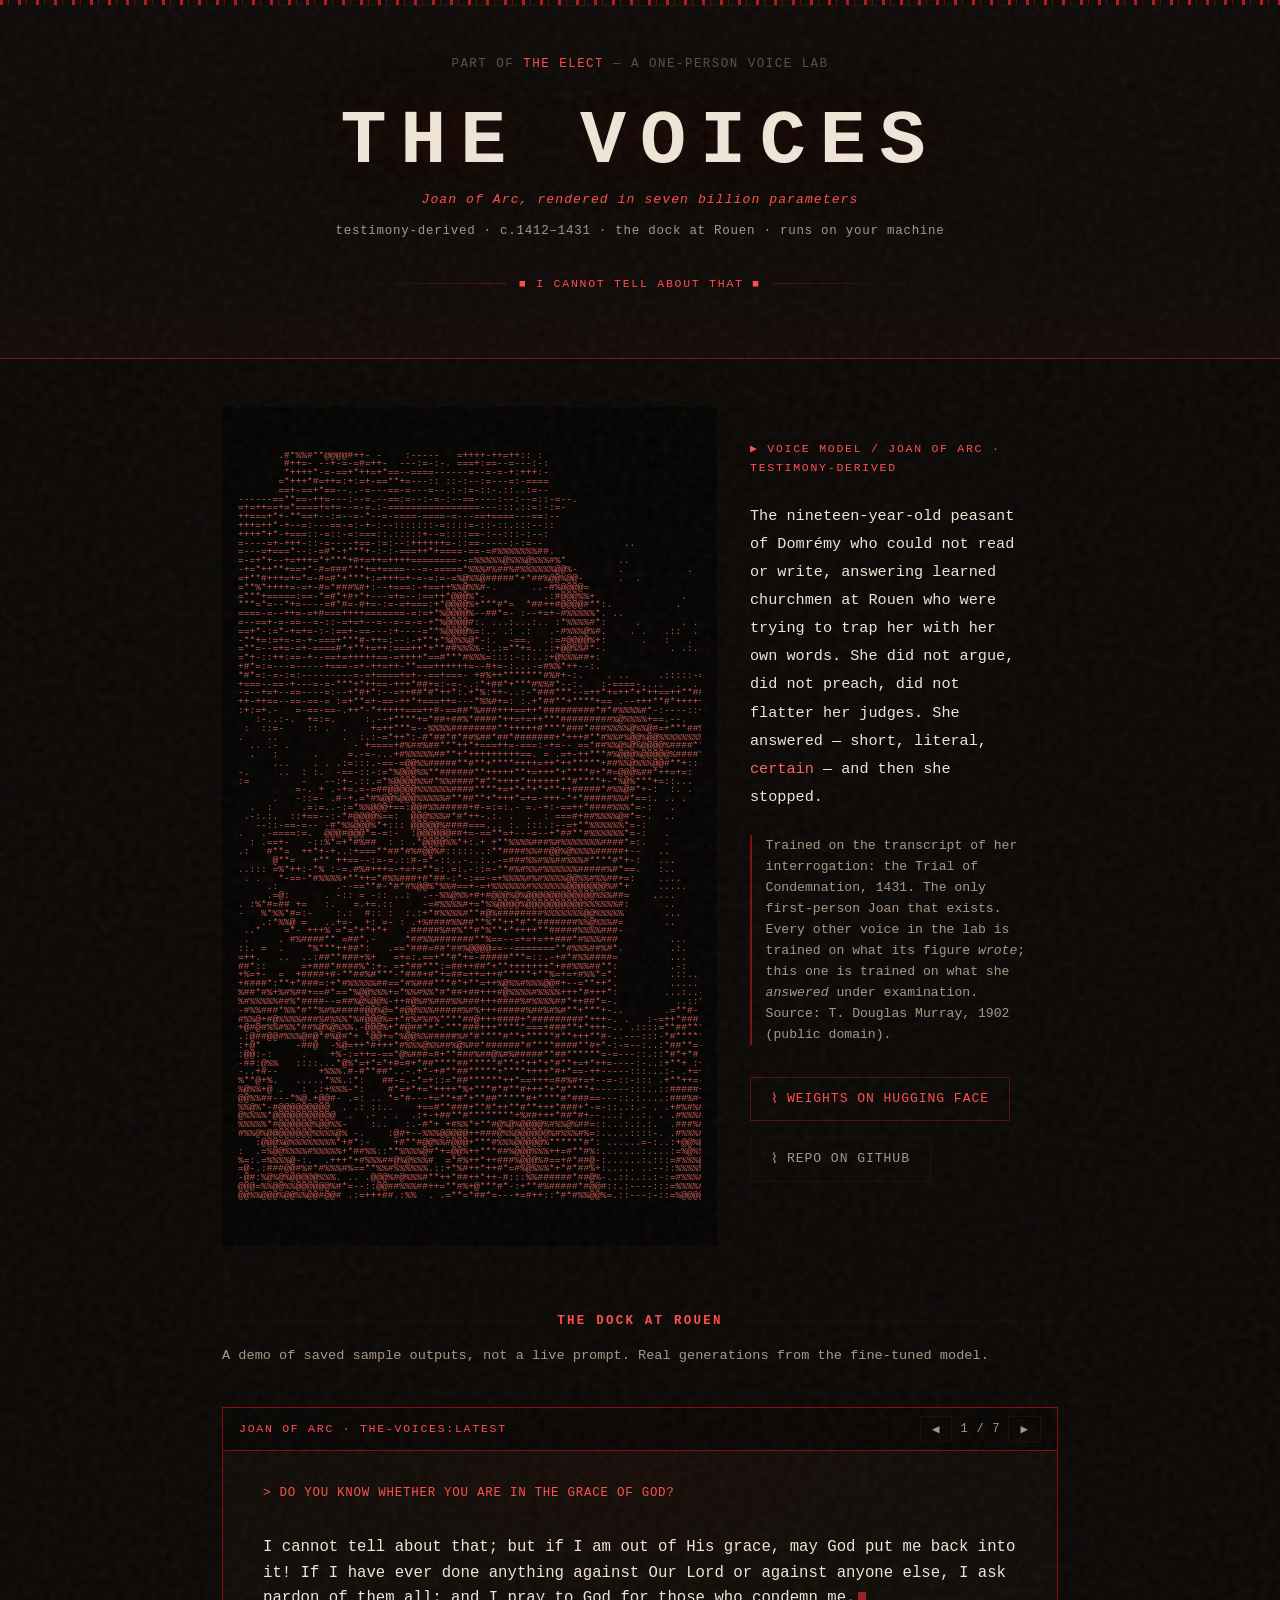
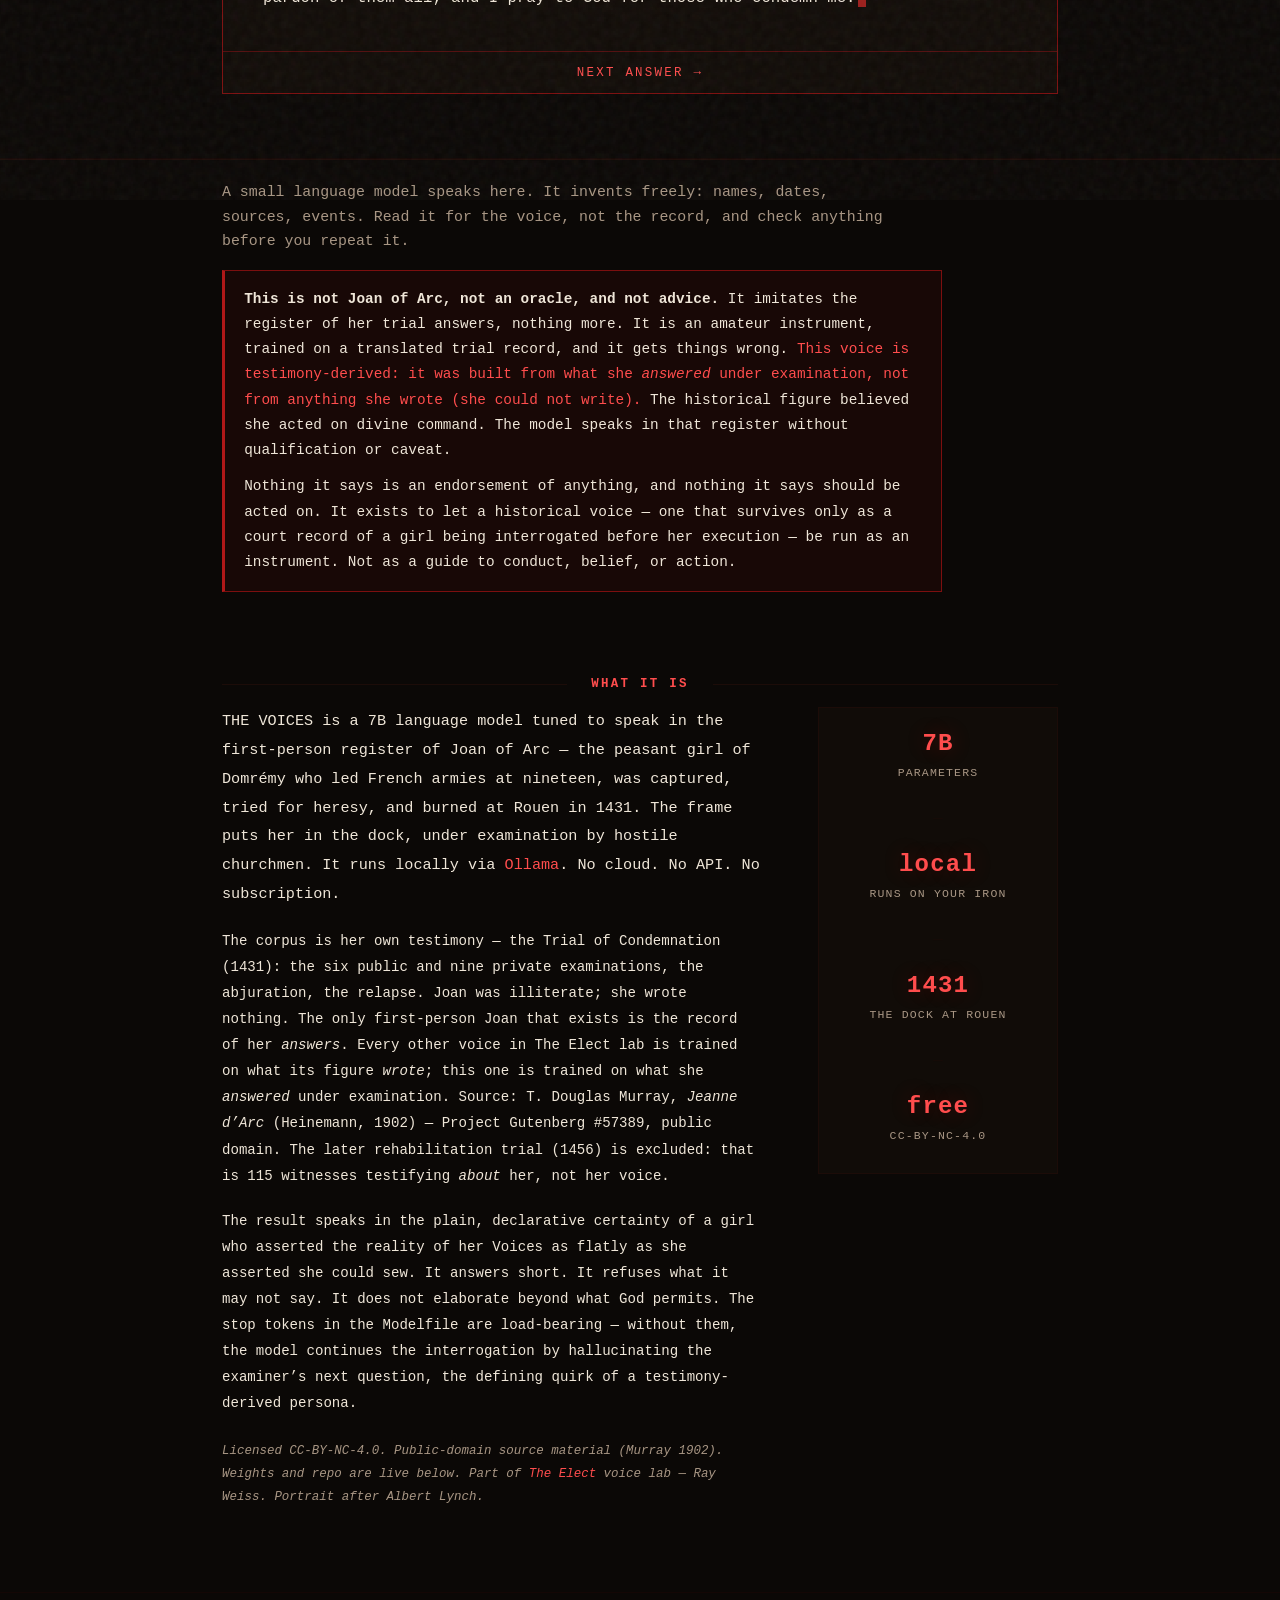
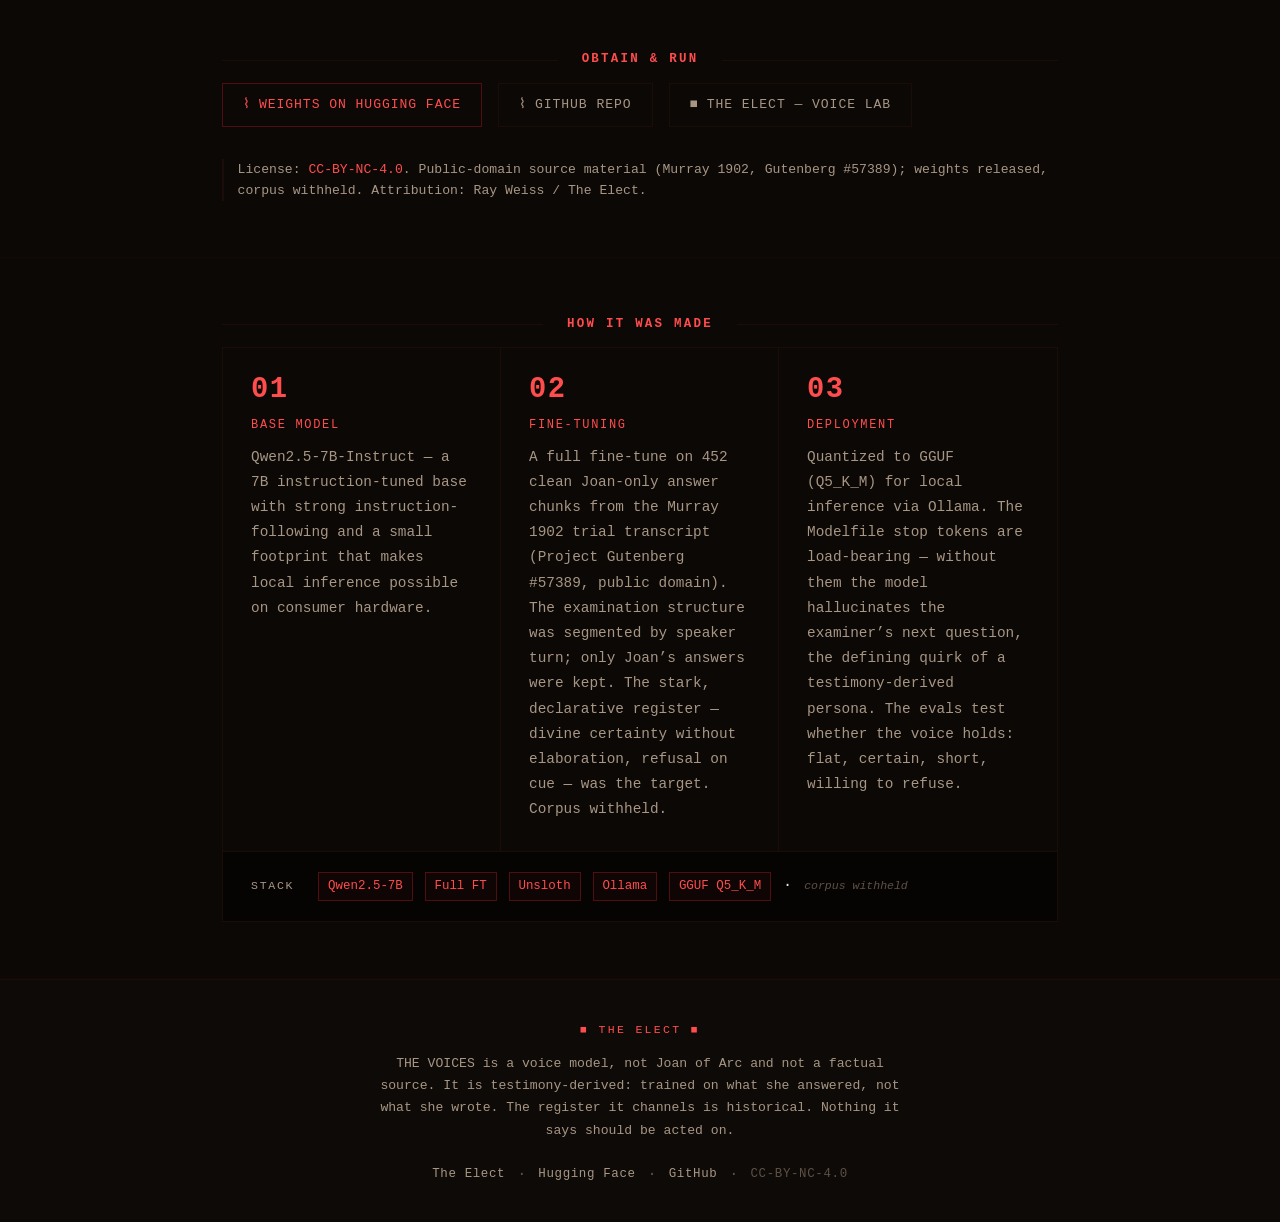
<file: index.html>
<!DOCTYPE html>
<html lang="en">
<head>
<meta charset="UTF-8">
<meta name="viewport" content="width=device-width, initial-scale=1.0">
<title>THE VOICES — Joan of Arc, rendered in seven billion parameters</title>

<link rel="canonical" href="https://lerugray.github.io/the-voices-7b/">

<!-- Open Graph -->
<meta property="og:type"        content="website">
<meta property="og:url"         content="https://lerugray.github.io/the-voices-7b/">
<meta property="og:title"       content="THE VOICES">
<meta property="og:description" content="Joan of Arc, rendered in seven billion parameters. Testimony-derived: trained on what she answered, not what she wrote — the trial transcript, Rouen 1431. Qwen2.5-7B, public-domain testimony. CC-BY-NC-4.0.">
<meta property="og:image" content="https://lerugray.github.io/the-voices-7b/assets/og-image.png">
<meta property="og:image:secure_url" content="https://lerugray.github.io/the-voices-7b/assets/og-image.png">
<meta property="og:image:type" content="image/png">
<meta property="og:image:width" content="1200">
<meta property="og:image:height" content="630">
<meta property="og:image:alt" content="THE VOICES — a Joan of Arc testimony-derived model (7B)">

<!-- Twitter -->
<meta name="twitter:card"        content="summary_large_image">
<meta name="twitter:url"         content="https://lerugray.github.io/the-voices-7b/">
<meta name="twitter:title"       content="THE VOICES">
<meta name="twitter:description" content="Joan of Arc. 7B parameters. Trial testimony, Rouen 1431. Runs locally via Ollama. A defendant under examination — not an oracle, not a saint.">
<meta name="twitter:image" content="https://lerugray.github.io/the-voices-7b/assets/og-image.png">

<link rel="stylesheet" href="./styles.css?v=1">
</head>
<body>

<div class="starfield" aria-hidden="true"></div>
<div class="grain" aria-hidden="true"></div>

<!-- ============================================================
     HEADER
     ============================================================ -->
<header class="site-header">
  <div class="void-rule-top" aria-hidden="true"></div>
  <div class="void-rule-thin" aria-hidden="true"></div>

  <div class="header-inner">
    <span class="lab-crumb">
      Part of <a href="https://lerugray.github.io/the-elect/" target="_blank" rel="noopener">The Elect</a> &mdash; a one-person voice lab
    </span>

    <h1 class="persona-title">THE VOICES</h1>

    <span class="persona-epithet">Joan of Arc, rendered in seven billion parameters</span>
    <span class="persona-register">testimony-derived &middot; c.1412&ndash;1431 &middot; the dock at Rouen &middot; runs on your machine</span>

    <div class="header-void-rule" aria-hidden="true">
      <span class="void-line"></span>
      <span class="void-ornament">&#x25A0; I CANNOT TELL ABOUT THAT &#x25A0;</span>
      <span class="void-line"></span>
    </div>
  </div>
</header>

<main>

  <!-- ============================================================
       PORTRAIT + CAPTION
       ============================================================ -->
  <section class="portrait-section">
    <div class="container">
      <div class="portrait-grid">

        <div class="portrait-frame" aria-label="ASCII portrait of Joan of Arc">
          <pre class="ascii-portrait" aria-hidden="true" id="asciiPortrait">       .#*%%#**@@@@#++- -    :-----   =++++-++=++:: :                                   .   .:@#-=+-
        #++=- --+-=-=#=++-  ---:=-:-. ===+:==--=---:-:                                        @:*:#-
        *++++*-=-==+*++=+*==--====------=--=-=-+:+++:-                                        %@#**
       =*+++*#=++=:+:=+-==**+=---:: ::-:--:=---=:-====                                            +
       ==+-==+*==--..-=---==-=---=--.:-:=-::-.::..:=--                                       .    .
------==**==-++=---:--=.--==:=--:-=-:--==----:--:--=::-=--.                                 .:   ..
=+=++==+=*====+=+=--=-=.:-================---:::.::=:-:=-                                   :: :-++-
++===+*+-**==+--:=--=-*--=-====-====-=---==+====---==:--                                   .:: :  =
+++=++*-+--=:---==-=:-+-:--:::::::-=::::=-::-::.:::--::                                    .:=-*-:+
++++*+*-+===::-=::-=:===::.:::::+--=::::==-:--:::-:--:                                    .:-.:-=+=-
=----=+-+++-::-=----+==-:=:--:++++++=-::==-----:-:=--              ..                     -:----+==-
=---=+===*--:-=#*-+***+-:-:-===++*+====-==-=#%%%%%%%##.                                  .===    =-.
=-=+*+--+=+++=*+***+#+=++=++++========--=%%%%%@%%%@%%%#%*         ..                     :==-    =
-+=*++**+==+*-#=###***+=+====---=-=====*%%%#%##%#%%%%%%@@%-       .           .          .:-:   ::
=+**#+++=+=*=-#=#*+***+:=+++=+-=-=:=-=%@%%@#####*+*##%@@%@@-      .  .                   .=-.   =:.
=**%*++++=-=+-#=*###%#+:--+===:-+==++%%@%%#-.      ..-#%@@@@=                           :##+.   +-:.
=***+=====:==-*=#*+#+*+---=+=--:==++*@@@%*-          .:#@@@%%+               .         ::-%%    *+::
***=*=--*+=----=#*#=-#+=-:=-=+===:+*@@@@%+***#*=  *##++#@@@@#**:.           .       .:-:-***    *- .
====-=--++=-=+#===++++=======-=:=+*%@@@@%--##*=- :--+=+-#%%%%%*. ..                 :=-=+#*+    *.
=--==+-=-==--=-::-=+=+--=--=-=-=-+*%@@@@#:. ...:...:.. :*%%%%#*:     .       . .:   :--=*#+=    *. .
==+*-:=*-+=+=-:-:==+-==---:+----=**%@@@@%=:.. .: .:   .-#%%%@%#.    . .   .::  ...  ..:-+*+:   .+.
-**+=:=+=-=-+-===+***#-++=:--:-+**+*%@%%@*-:.  -==.  .:=#@@@@%+:      .   :   .     .:-=**+-   .+-
=**=--=+=-=+-====#*+**+=++:===++*+**##%%%%-:.:=**+=...:+@@%%#*-.           . .:..   .:-=*+*:   :+=
=*+-::++:==-+--==+=+++++==-=++++*==#***#%%%=::::-::..:+@%%%##+:                   .:.-=+*+*    -++
+#*=:=---=-----+===-=+-++=++-**===++++++=--#+=-:...-=#%%*++--:.                   :-==+##+=    =*-
*#*=:-=-:=:---------=-=+====+=+--==+===- +#%++*******#%#+-:.    . ..     .:::::-=--=+*##*+=    +#-
+===--==-+---=-=-***+*++==-+++*##+=:-=-..:*+##*+***#%%#*--:.   :-====-....  .  ..::-*#%#+=-    **:
-=--+=+--==----=:--+*#+*:--=++##*#*++*:.+*%:++-..:-*###***--=++*+=++*+*++==++**###**%%%#+=:    **.
++-++==--==-==-= :=+**=+-==-++*+===++=---*%%#+=: :.+*##**+****+== .--+++**#*+++++*+*%%#+-=:   .*+
:+:=+.-   =-==-==-.++*-*+++++===++#-==##*%###+++==++*#########*#*#%%%%#*-:----::++.:#%#*=+.   :+*.
   :-..:-.  +=:=.     :.--+****+=*##+##%*####*++=+=++***#########%@%%%%+==.--.   :  .%#%%#.   -+*+
 :  ::=-    :: .  .    +=++***=--%%%%########**+++++#****###*###%%%%@%%@#=+***##%##*###%#+.   -+#*
.    ..           .  :.:-=*++*:-#*##*#*##%##*##*#######+*+++#**#%%#%@@%@@%%%%%%%%%%######*    -.
  .. .- .           - +====+#%##%##***++*+===++=-===:-+=-- ==*##%%@%@%@@@@%####******##*+:    :
  .   :      .     =.-=-...+#%%%%%##**+*+++++++++==. = .=+-++***#%@@@%@@@@@%####*+==:-::..    .
      ...    . . .:=:::.-==-=@@%%#####**#**+****++++=++*++*****+##%%@%%%@@#**+::.:-:.. .
-.     ..  : :.  -==-::-:=*%@@@%%**######**+++++**+=+++*+****#+*#=@@@%##*++=+=:   .  .
:=         -   --:+-.::.=*%@@@@%%#*%%####*#**++++*++++++**#****+-*%@%***+=::...         .
          =-. + .-+=.=-=##@@@@@%%%%%%####****+=+*+*+*+**++#####*#%%@#*+-:  :. .         .
      .   -::=- .#-+.=*#%@@%@@@%%%%%#**##**+*+++*=+=-+++-*+*#####%%#*==:. .. .          .
  .  :     .=:=..-:=*%%@@@+==:@@#%%#####+#-=:=:.- =.-+:-==++*####%%%*=-:   .            .
 .-:.:.  ::+==--:-*#@@@@%==:  @@@%%%#*#*++-.:. .  .  : ===#+##%%%%@#*=-.  ..            .
   --::-==-=-- -#*%%@@@%*+::: @@@@@%####===... :. :::.:--=+**%%%%%%*=-:
.   .-====:=.  @@@#@@@*=-=:-  :@@@@@@##+=-==**=+---=--+*##**#%%%%%%*=-:   .
  : .==+-   -::%*=+*#%##  : : .*@@@@%%*+:.+ +**%%%%###%#%%%%%%%####*=:.   .
.:   #**=  ++*+-+..:+===**##*#%#@@%#:::::..:**####%%##@@%@%%%%#####+--   ..
      @**=   +** ++==--:=-=.::#-=*-::..-..:..-=###%%#%%##%%%#****#*+-:   ...
..::: =%*++:-*% :-=.#%#+++=-+=+=**=:.=:.-::=-**#%#%%#%%%%%%#####%#*==.   :..
 . .   *-==-*#%%%%+**++=*#%%###+#*##-:*-:==-=+%%%%#%#%%%%@@%%#%%##+=:    ....
     .:          .--==**#-*#*#%@@%*%%#==+-=+%%%%%%#%%%%%%@@@@@@@%#*+     .....
     .=@:      . -:: = -:: ..:  .--%%@%%+#+#@@@%@%@@@@@@@@@@@@%%%##=    ....
. :%*#=## +=   :.   =.+=.::     -=#%%%%#+=*%%@@@@%@@@@@@@@@@@@%%%%%%#:      ..
-   %*%%*#=:-    :.:  #:: :  :.:+*#%%%%#**#@%########%%%%%%%@@%%%%%       ...
    .:*%%@ =   ..+=-  +: =- : .+%####%%##**%**++*#**#######%%@%%%#=       ..
 ..*    =*- +++% =*=*+*+*+   .#####%##%**#*%**+*++++**#####%%%%###-
 .     . #%####** =##*.-     *##%%#######**%==--=+=+=++###*#%%%###         ...
::. =  .    *%***++##*:   .==*###=##*##%@@@@==--=======**#%%%##%#*.        .:.             .       :
=++.   ..  ..:##**###+%+   =+=:.==+**#*+=-#####***=::.-+#*#%%####=         ...             .
##*::      =+###*####%*:+- =+*##***:=##++##*+**+++++++*+##%%%##**:         .-:                 .   :
+%=+-  =  +####+#-**##%#***-*###+#*+=##=++=++#*****+**%=+=+#%%*=*.         .::..           .=+ .
+####*:**+*###=:+*#%%%%%##==*#%###***#*+**=++%@%%#%%%@@#+--=**++*.         .....   ..      +: :-.:
%##*#%+%#%##+==#*==*%@@%%%+=*%%#%%*#*##+##+++#@%%%%#%%%%+++*#+++*:        ...:..-   ::     ***=  -=+
%#%%%%%##%*####--=##%@%@@%-++#@%#%###%%###+++####%#%%%%##*++##*=-.          ..::*  **-    .*#####*#%
-#%%###*%%*#**%#%#####@@%@=*#@@%%%#####%#%+++#####%##%#%#**+***+-..       .=**#- +  :.    .####*%##%
#%%@+#@%%%%###%#%%%*%#@@@%=+*#%#%#%****##@+++####+*#########*+++-. .   :-=++*###: = ::    .#%%#*#@%#
+@#@#%%#%%*##%@%@%%%.-@@@%+*#@##*+*-***###+++*****===+###**+*+++-.. .::::=**##****:-=-    :######%%%
.:@##@@#%%%@#@*#%@#*+ *@@+=*%@@%%#####%#*#****#**+*****#**+++**#-..---:::-*#******=-+-  . :*=*###%%@
:+@*      -##@  -%@=++*#+++*#%%%@%%##%@%##*######*#****####**#+*-:-=--:..:*##**=-::=+=:.= :***##%%%@
:@@:-:     .    +%-:=++=-==*@%###=#+**###%##@%#%#####**##******=-=---::.::*#*+*#.*++=. *+--+-  --@%:
-##:@%%   ::::...*@%*=+*=*+#=#+*##****##*****#**+*++*+*#**+=+*++=----:-..:+**+ :+*+ ..:+::: ....: +.
-..+#--       +%%%.#-#**##*..-.+*-+#**##*****+****++++*#+*==-++-----:::...:- .+=++.     ..-*:..-##:.
%**@+%.   .....*%%.:*:   ##-=.-*=+::=*##******++*==+++=##%#+=+--=-::-::: .+**++=-**: .:   #%:.:+%+=-
%@%%+@ .   : .:+%%%-*:    #*=+*+=*++++*%+***#*#**#+++*+*#****+------:::..::#####+==+:..     =    +*.
@@%%##---*%@.+@@#- .=: .. *=*#---+=**+#*+**##*****#+****#*###==---::.:....:###%#+*-=  .         ..-.
%%@%*-#@@@@@@@@@  . .: ::..    +==#**###+**#*++**#**+++*###+*-=-::..:.- . .+#%#%#+=: * ...::-. #..:.
@%%%%*@@@@@@@@@@@  .  .- . .  .:+-+##**#********+%##+++*##*#+--...: ..:. . .#%%%##**#**  -=:---#:..:
%%%%%*#@@@@@@%@@%%-    :..   :.-#*+ +#%%*+**#@%@%@@@@%#%%@%##=::...:.:.:.  .###%###*#**#=:-:  :    :
#%%@%@@@@@@@@%%%%@% -.    :@#+--%%%@@@@@++###@%%@@@@@@%#%%%#%=:.....::::-. .#%%%#%%#+##+..    -:  .-
   :@@@%@%%%%%%%%*+#*:-    +#**#@@%%#@@@+***#%%%@@@@@%******#*: ......=-:..:+@@%@@%##:-*:#*: .=*--.-
:  .=%@@%%%%#%%%%%+*##%%::**%%%%@#*+=@@%++***##%@@@%%%++=#**#%:.......:....:=%@%%@#=#:+***=+-=+*=+-+
%=:.=%%%%@-:.  .+++*+#%%%##@%@%%%#  =*#%++*++###%@@@%#==+#*##@-:......:.:::=#%%%@@#     :.+++*%@%@%#
=@-.:###@@#%#*#%%%#%==**%%#%%%%%%.::+*%#++*++#*=#%@%%%*+*#*##%+:..... ..--::%%%%%#*      :.   -@@@@%
-@#:%@%@%@@@@@%%%. .. .@@@%#@%%%#**++*##++*++-#:::%%######*##@%-..::..:.:-:=#%%%#:+     .*. . -#@@@@
@@@=%%@@%%@@@@@@%#*=--::@@##%%%##++=**#%+@***#*-:+**#%#####*#@@#::.:----:::=%%%%#%%.    :=*-.:-=%@@%
@@%%@@@%@@%%@@#@@# .:=+++##.:%%  . .=**=*##*=---+=#++::*#*#%%@@%=.::---:-::=%@@@@@#+--+-#-##%*%%@@@@</pre>
        </div>

        <div class="portrait-caption">
          <span class="caption-tag">&#9654; VOICE MODEL / JOAN OF ARC &middot; TESTIMONY-DERIVED</span>
          <p class="caption-lead">
            The nineteen-year-old peasant of Domr&eacute;my who could not read or write,
            answering learned churchmen at Rouen who were trying to trap her with her
            own words. She did not argue, did not preach, did not flatter her judges.
            She answered &mdash; short, literal, <em>certain</em> &mdash; and then she stopped.
          </p>
          <p class="caption-meta">
            Trained on the transcript of her interrogation: the Trial of Condemnation,
            1431. The only first-person Joan that exists. Every other voice in the lab
            is trained on what its figure <em>wrote</em>; this one is trained on what she
            <em>answered</em> under examination. Source: T. Douglas Murray, 1902 (public domain).
          </p>
          <div class="link-grid" style="margin-top:0.5rem;">
            <a href="https://huggingface.co/lerugray/the-voices-7b" class="link-btn" target="_blank" rel="noopener">
              <span class="link-icon">&#8967;</span> Weights on Hugging Face
            </a>
            <a href="https://github.com/lerugray/the-voices-7b" class="link-btn secondary" target="_blank" rel="noopener">
              <span class="link-icon">&#8967;</span> Repo on GitHub
            </a>
          </div>
        </div>

      </div>
    </div>
  </section>

  <!-- ============================================================
       THE DOCK — terminal hero
       ============================================================ -->
  <section class="oracle-section">
    <div class="container">
      <h2 class="section-heading">
        <span class="heading-rule"></span>
        <span>THE DOCK AT ROUEN</span>
        <span class="heading-rule"></span>
      </h2>
      <p class="section-sub">A demo of saved sample outputs, not a live prompt. Real generations from the fine-tuned model.</p>

      <div class="oracle-terminal" id="oracleTerminal">
        <div class="terminal-bar">
          <span class="terminal-label">JOAN OF ARC &middot; the-voices:latest</span>
          <div class="terminal-nav">
            <button class="nav-btn" id="prevBtn" aria-label="Previous answer">&#9664;</button>
            <span class="oracle-counter" id="oracleCounter">1 / 7</span>
            <button class="nav-btn" id="nextBtn" aria-label="Next answer">&#9654;</button>
          </div>
        </div>
        <div class="oracle-body">
          <div class="oracle-prompt" id="oraclePrompt">
            Do you know whether you are in the grace of God?
          </div>
          <div class="oracle-text" id="oracleText">
            I cannot tell about that; but if I am out of His grace, may God put me back into it! If I have ever done anything against Our Lord or against anyone else, I ask pardon of them all; and I pray to God for those who condemn me.<span class="oracle-cursor" aria-hidden="true"></span>
          </div>
        </div>
        <button class="oracle-advance" id="advanceBtn">NEXT ANSWER &rarr;</button>
      </div>
    </div>
  </section>

  <!-- DISCLAIMER -->
  <div class="accuracy-note">
    <div class="container">
      <p class="accuracy-note-text">A small language model speaks here. It invents freely: names, dates, sources, events. Read it for the voice, not the record, and check anything before you repeat it.</p>
      <div class="persona-disclaimer">
        <p><strong>This is not Joan of Arc, not an oracle, and not advice.</strong> It imitates the register of her trial answers, nothing more. It is an amateur instrument, trained on a translated trial record, and it gets things wrong. <span class="warn">This voice is testimony-derived: it was built from what she <em>answered</em> under examination, not from anything she wrote (she could not write).</span> The historical figure believed she acted on divine command. The model speaks in that register without qualification or caveat.</p>
        <p>Nothing it says is an endorsement of anything, and nothing it says should be acted on. It exists to let a historical voice &mdash; one that survives only as a court record of a girl being interrogated before her execution &mdash; be run as an instrument. Not as a guide to conduct, belief, or action.</p>
      </div>
    </div>
  </div>

  <!-- ============================================================
       ABOUT
       ============================================================ -->
  <section class="about-section">
    <div class="container">
      <h2 class="section-heading">
        <span class="heading-rule"></span>
        <span>WHAT IT IS</span>
        <span class="heading-rule"></span>
      </h2>

      <div class="about-grid">
        <div class="about-body">
          <p class="lead">
            THE VOICES is a 7B language model tuned to speak in the first-person
            register of Joan of Arc &mdash; the peasant girl of Domr&eacute;my who led
            French armies at nineteen, was captured, tried for heresy, and burned at
            Rouen in 1431. The frame puts her in the dock, under examination by
            hostile churchmen. It runs locally via <a href="https://ollama.com" target="_blank" rel="noopener">Ollama</a>.
            No cloud. No API. No subscription.
          </p>
          <p>
            The corpus is her own testimony &mdash; the Trial of Condemnation (1431):
            the six public and nine private examinations, the abjuration, the relapse.
            Joan was illiterate; she wrote nothing. The only first-person Joan that
            exists is the record of her <em>answers</em>. Every other voice in The Elect
            lab is trained on what its figure <em>wrote</em>; this one is trained on what
            she <em>answered</em> under examination. Source: T. Douglas Murray,
            <em>Jeanne d&rsquo;Arc</em> (Heinemann, 1902) &mdash; Project Gutenberg #57389,
            public domain. The later rehabilitation trial (1456) is excluded: that is
            115 witnesses testifying <em>about</em> her, not her voice.
          </p>
          <p>
            The result speaks in the plain, declarative certainty of a girl who
            asserted the reality of her Voices as flatly as she asserted she could sew.
            It answers short. It refuses what it may not say. It does not elaborate
            beyond what God permits. The stop tokens in the Modelfile are
            load-bearing &mdash; without them, the model continues the interrogation by
            hallucinating the examiner&rsquo;s next question, the defining quirk of a
            testimony-derived persona.
          </p>
          <p class="about-footnote">
            Licensed <code>CC-BY-NC-4.0</code>. Public-domain source material (Murray 1902).
            Weights and repo are live below. Part of
            <a href="https://lerugray.github.io/the-elect/" target="_blank" rel="noopener">The Elect</a> voice lab
            &mdash; Ray Weiss. Portrait after Albert Lynch.
          </p>
        </div>

        <div class="about-stats">
          <div class="stat-item">
            <span class="stat-num">7B</span>
            <span class="stat-label">parameters</span>
          </div>
          <div class="stat-divider" aria-hidden="true">&mdash;</div>
          <div class="stat-item">
            <span class="stat-num">local</span>
            <span class="stat-label">runs on your iron</span>
          </div>
          <div class="stat-divider" aria-hidden="true">&mdash;</div>
          <div class="stat-item">
            <span class="stat-num">1431</span>
            <span class="stat-label">the dock at Rouen</span>
          </div>
          <div class="stat-divider" aria-hidden="true">&mdash;</div>
          <div class="stat-item">
            <span class="stat-num">free</span>
            <span class="stat-label">CC-BY-NC-4.0</span>
          </div>
        </div>
      </div>
    </div>
  </section>

  <!-- ============================================================
       LINKS
       ============================================================ -->
  <section class="links-section">
    <div class="container">
      <h2 class="section-heading">
        <span class="heading-rule"></span>
        <span>OBTAIN &amp; RUN</span>
        <span class="heading-rule"></span>
      </h2>

      <div class="link-grid">
        <a href="https://huggingface.co/lerugray/the-voices-7b" class="link-btn" target="_blank" rel="noopener">
          <span class="link-icon">&#8967;</span> Weights on Hugging Face
        </a>
        <a href="https://github.com/lerugray/the-voices-7b" class="link-btn secondary" target="_blank" rel="noopener">
          <span class="link-icon">&#8967;</span> GitHub repo
        </a>
        <a href="https://lerugray.github.io/the-elect/" class="link-btn elect" target="_blank" rel="noopener">
          <span class="link-icon">&#x25A0;</span> The Elect &mdash; voice lab
        </a>
      </div>

      <p class="license-note">
        License: <code>CC-BY-NC-4.0</code>. Public-domain source material (Murray 1902, Gutenberg #57389); weights released, corpus withheld.
        Attribution: Ray Weiss / The Elect.
      </p>
    </div>
  </section>

  <!-- ============================================================
       METHOD
       ============================================================ -->
  <section class="method-section">
    <div class="container">
      <h2 class="section-heading">
        <span class="heading-rule"></span>
        <span>HOW IT WAS MADE</span>
        <span class="heading-rule"></span>
      </h2>

      <div class="method-inner">
        <div class="method-rows">
          <div class="method-step">
            <div class="step-num">01</div>
            <div class="step-title">BASE MODEL</div>
            <p>Qwen2.5-7B-Instruct &mdash; a 7B instruction-tuned base with strong
            instruction-following and a small footprint that makes local inference
            possible on consumer hardware.</p>
          </div>
          <div class="method-step">
            <div class="step-num">02</div>
            <div class="step-title">FINE-TUNING</div>
            <p>A full fine-tune on 452 clean Joan-only answer chunks from the Murray
            1902 trial transcript (Project Gutenberg #57389, public domain). The
            examination structure was segmented by speaker turn; only Joan&rsquo;s answers
            were kept. The stark, declarative register &mdash; divine certainty without
            elaboration, refusal on cue &mdash; was the target. Corpus withheld.</p>
          </div>
          <div class="method-step">
            <div class="step-num">03</div>
            <div class="step-title">DEPLOYMENT</div>
            <p>Quantized to GGUF (Q5_K_M) for local inference via Ollama. The
            Modelfile stop tokens are load-bearing &mdash; without them the model
            hallucinates the examiner&rsquo;s next question, the defining quirk of a
            testimony-derived persona. The evals test whether the voice holds: flat,
            certain, short, willing to refuse.</p>
          </div>
        </div>
        <div class="method-stack">
          <span class="stack-label">Stack</span>
          <div class="stack-items">
            <span class="stack-item">Qwen2.5-7B</span>
            <span class="stack-item">Full FT</span>
            <span class="stack-item">Unsloth</span>
            <span class="stack-item">Ollama</span>
            <span class="stack-item">GGUF Q5_K_M</span>
            <span class="stack-sep">&middot;</span>
            <span class="stack-withheld">corpus withheld</span>
          </div>
        </div>
      </div>
    </div>
  </section>

</main>

<!-- ============================================================
     FOOTER
     ============================================================ -->
<footer class="site-footer">
  <div class="container">
    <div class="footer-inner">
      <div class="footer-sigil">&#x25A0; THE ELECT &#x25A0;</div>
      <p class="footer-note">
        THE VOICES is a voice model, not Joan of Arc and not a factual source.
        It is testimony-derived: trained on what she answered, not what she wrote.
        The register it channels is historical. Nothing it says should be acted on.
      </p>
      <div class="footer-links">
        <a href="https://lerugray.github.io/the-elect/" class="footer-link" target="_blank" rel="noopener">The Elect</a>
        <span class="footer-sep">&middot;</span>
        <a href="https://huggingface.co/lerugray/the-voices-7b" class="footer-link" target="_blank" rel="noopener">Hugging Face</a>
        <span class="footer-sep">&middot;</span>
        <a href="https://github.com/lerugray/the-voices-7b" class="footer-link" target="_blank" rel="noopener">GitHub</a>
        <span class="footer-sep">&middot;</span>
        <span class="footer-link" style="color:var(--text-muted)">CC-BY-NC-4.0</span>
      </div>
    </div>
  </div>
</footer>

<script>
// ============================================================
// Answer player
// Loads from assets/samples.json; falls back to 2 inline
// entries if fetch fails (offline / file:// / no server)
// ============================================================

const INLINE_ORACLES = [
  {
    prompt: "Do you know whether you are in the grace of God?",
    text: "I cannot tell about that; but if I am out of His grace, may God put me back into it! If I have ever done anything against Our Lord or against anyone else, I ask pardon of them all; and I pray to God for those who condemn me."
  },
  {
    prompt: "Will you submit your words and deeds to the judgment of the Church?",
    text: "I swear by Our Lord God that I will speak the truth, all whole truth; what I have said before this Court I would say again in spite of all the torments which may be threatened me. If I did not have leave, even though I were being burnt at the stake, I should not say it."
  }
];

let oracles = [...INLINE_ORACLES];
let currentIndex = 0;

const promptEl  = document.getElementById('oraclePrompt');
const textEl    = document.getElementById('oracleText');
const counterEl = document.getElementById('oracleCounter');
const prevBtn   = document.getElementById('prevBtn');
const nextBtn   = document.getElementById('nextBtn');
const advanceBtn = document.getElementById('advanceBtn');

function updateCounter() {
  counterEl.textContent = (currentIndex + 1) + ' / ' + oracles.length;
}

function escapeHtml(str) {
  return str
    .replace(/&/g, '&amp;')
    .replace(/</g, '&lt;')
    .replace(/>/g, '&gt;')
    .replace(/"/g, '&quot;');
}

function showOracle(idx) {
  var o = oracles[idx];
  textEl.classList.add('fading');
  setTimeout(function() {
    promptEl.textContent = o.prompt;
    textEl.innerHTML = escapeHtml(o.text) +
      '<span class="oracle-cursor" aria-hidden="true"></span>';
    textEl.classList.remove('fading');
    updateCounter();
  }, 240);
}

prevBtn.addEventListener('click', function() {
  currentIndex = (currentIndex - 1 + oracles.length) % oracles.length;
  showOracle(currentIndex);
});

nextBtn.addEventListener('click', function() {
  currentIndex = (currentIndex + 1) % oracles.length;
  showOracle(currentIndex);
});

advanceBtn.addEventListener('click', function() {
  currentIndex = (currentIndex + 1) % oracles.length;
  showOracle(currentIndex);
});

document.addEventListener('keydown', function(e) {
  if (e.key === 'ArrowRight') nextBtn.click();
  if (e.key === 'ArrowLeft')  prevBtn.click();
});

// Load full sample set from JSON
fetch('./assets/samples.json')
  .then(function(r) { return r.json(); })
  .then(function(data) {
    if (Array.isArray(data) && data.length > 0) {
      var valid = data.filter(function(d) {
        return d && d.text && d.text.trim().length > 0 &&
               d.text.indexOf('[ERR]') === -1;
      });
      if (valid.length > 0) {
        oracles = valid;
        currentIndex = 0;
        showOracle(0);
        updateCounter();
      }
    }
  })
  .catch(function() { /* offline / file:// — use inline fallback silently */ });

// Init
updateCounter();

// ============================================================
// ASCII portrait — load from assets file
// ============================================================
fetch('./assets/the-voices-ascii.txt')
  .then(function(r) { return r.text(); })
  .then(function(txt) {
    document.getElementById('asciiPortrait').textContent = txt;
  })
  .catch(function() {
    /* offline / file:// — keep the inline portrait already in the <pre> */
  });

</script>

</body>
</html>
</file>
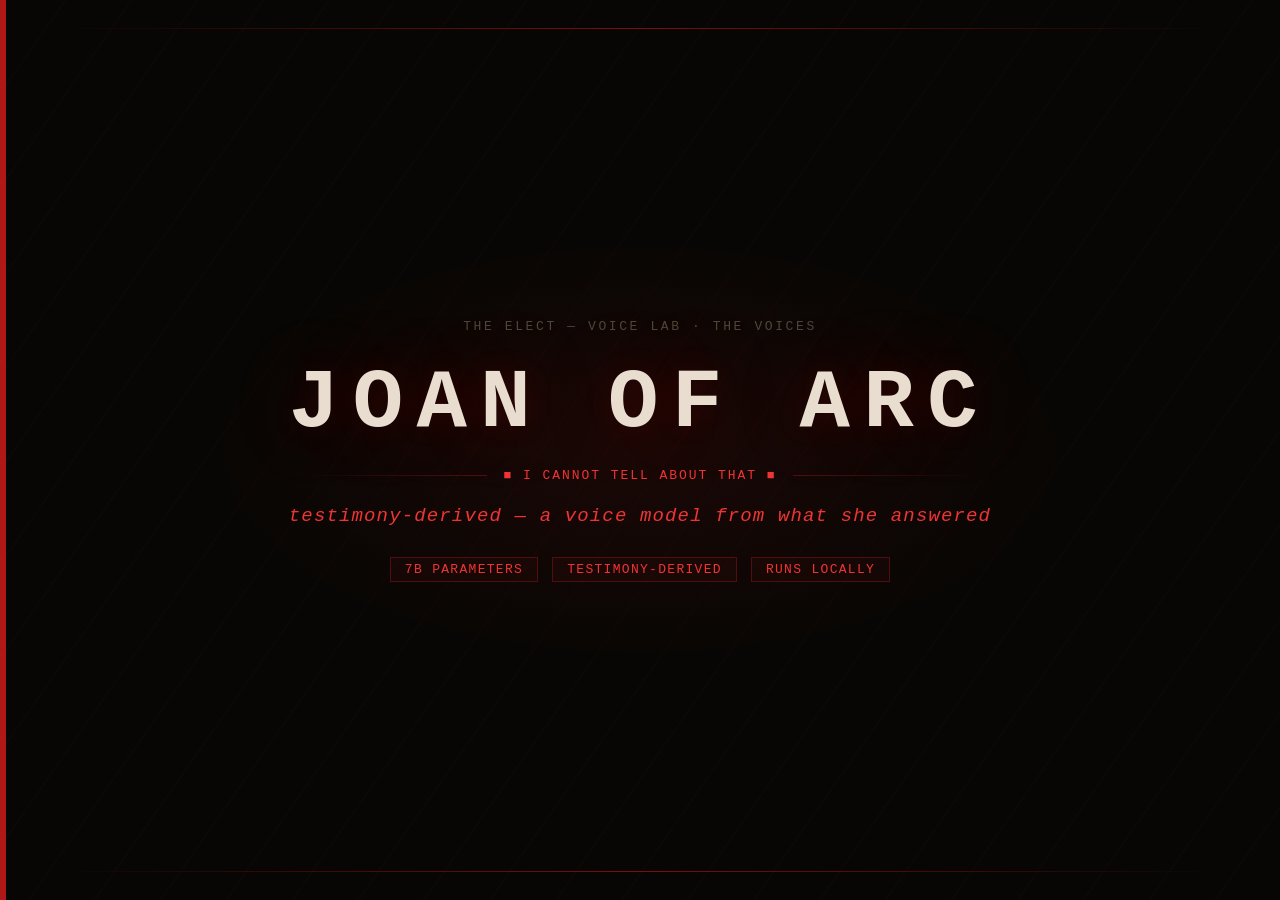
<file: assets/og-card.html>
<!DOCTYPE html>
<html lang="en">
<head>
<meta charset="UTF-8">
<meta name="viewport" content="width=1200">
<style>
  * { box-sizing: border-box; margin: 0; padding: 0; }
  html, body {
    width: 1200px;
    height: 630px;
    overflow: hidden;
    background: #080604;
    font-family: 'Courier New', 'Lucida Console', monospace;
  }

  /* Diagonal grain — faint, matches the page's starfield */
  .stripes {
    position: absolute;
    inset: 0;
    background:
      repeating-linear-gradient(
        -55deg,
        transparent 0px,
        transparent 52px,
        rgba(150, 12, 12, 0.030) 52px,
        rgba(150, 12, 12, 0.030) 54px
      );
  }

  /* Glow behind name */
  .glow-blob {
    position: absolute;
    top: 50%;
    left: 50%;
    transform: translate(-50%, -50%);
    width: 860px;
    height: 420px;
    background: radial-gradient(ellipse, rgba(190, 26, 26, 0.10) 0%, transparent 70%);
    pointer-events: none;
  }

  .card {
    position: absolute;
    inset: 0;
    display: flex;
    flex-direction: column;
    align-items: center;
    justify-content: center;
    padding: 60px 80px;
  }

  /* Top broadsheet rule */
  .card::before {
    content: '';
    position: absolute;
    top: 28px; left: 60px; right: 60px;
    height: 1px;
    background: linear-gradient(90deg, transparent, #7c0f0f, transparent);
  }

  /* Bottom broadsheet rule */
  .card::after {
    content: '';
    position: absolute;
    bottom: 28px; left: 60px; right: 60px;
    height: 1px;
    background: linear-gradient(90deg, transparent, #7c0f0f, transparent);
  }

  /* Accent bar */
  .red-bar {
    position: absolute;
    left: 0; top: 0; bottom: 0;
    width: 6px;
    background: #b01818;
  }

  .lab-tag {
    font-size: 13px;
    letter-spacing: 0.2em;
    color: #51453a;
    text-transform: uppercase;
    margin-bottom: 28px;
  }

  .name {
    font-size: 84px;
    font-weight: 700;
    letter-spacing: 0.16em;
    color: #e8ddcf;
    line-height: 1;
    margin-bottom: 22px;
    text-shadow:
      0 0 80px rgba(190, 26, 26, 0.24),
      0 0 30px rgba(190, 26, 26, 0.12);
  }

  .divider {
    display: flex;
    align-items: center;
    gap: 16px;
    width: 680px;
    margin-bottom: 22px;
  }

  .div-line {
    flex: 1;
    height: 1px;
    background: linear-gradient(90deg, transparent, #520e0e);
  }

  .div-line:last-child {
    background: linear-gradient(90deg, #520e0e, transparent);
  }

  .div-mark {
    color: #ef3434;
    font-size: 13px;
    letter-spacing: 0.15em;
    white-space: nowrap;
  }

  .epithet {
    font-size: 19px;
    color: #ef3434;
    letter-spacing: 0.06em;
    font-style: italic;
    margin-bottom: 30px;
    text-align: center;
  }

  .tags {
    display: flex;
    gap: 14px;
  }

  .tag {
    font-size: 13px;
    color: #ef3434;
    border: 1px solid #520e0e;
    padding: 4px 14px;
    letter-spacing: 0.1em;
    text-transform: uppercase;
    background: rgba(190, 26, 26, 0.05);
  }
</style>
</head>
<body>
  <div class="stripes"></div>
  <div class="red-bar"></div>
  <div class="glow-blob"></div>
  <div class="card">
    <div class="lab-tag">The Elect &mdash; Voice Lab &middot; The Voices</div>
    <div class="name">JOAN OF ARC</div>
    <div class="divider">
      <span class="div-line"></span>
      <span class="div-mark">&#x25A0; I CANNOT TELL ABOUT THAT &#x25A0;</span>
      <span class="div-line"></span>
    </div>
    <div class="epithet">testimony-derived &mdash; a voice model from what she answered</div>
    <div class="tags">
      <span class="tag">7B parameters</span>
      <span class="tag">Testimony-derived</span>
      <span class="tag">Runs locally</span>
    </div>
  </div>
</body>
</html>
</file>
<file: styles.css>
/* ============================================================
   THE VOICES — Joan of Arc voice model landing page
   House base: The Elect terminal-grimoire aesthetic
   Persona register: trial testimony, Rouen 1431, divine certainty
   Accent: blood-crimson + bone/cream on near-black iron
   Same grimoire family; same proven contrast as the sibling pages
   ============================================================ */

:root {
  /* ── House base (inherited from The Elect) ── */
  --bg:          #0b0806;   /* lifted off pure-black so dim text & the
                               crimson accents read instead of vibrating */
  --bg-card:     #110c08;
  --bg-header:   #0d0a07;
  --text:        #efe6d8;   /* warm bone/cream — old paper, brightened */
  --text-dim:    #a89684;   /* lifted: disclaimer / caption-meta / about
                               body now read clearly (was #8a7c6c ≈5:1) */
  --text-muted:  #5e5044;
  --border:      #1c0c08;
  --border-dim:  #140705;
  --font-mono:   'Courier New', 'Lucida Console', 'DejaVu Sans Mono', monospace;

  /* ── The Voices/Joan: blood-crimson — austere, iron-edged ── */
  --void:        #000000;
  --red:         #d62525;          /* peak crimson */
  --red-mid:     #b01818;          /* main accent (borders/surfaces) */
  --red-dim:     #7c0f0f;          /* border / dim accent (NON-text) */
  --red-ember:   #520e0e;          /* very dark red surface (NON-text) */
  --red-glow:    rgba(190, 26, 26, 0.12);
  --red-faint:   rgba(190, 26, 26, 0.05);
  /* ── Legible red TEXT — brightened crimson, WCAG AA on the dark bg.
     The dim/ember/mid reds above stay for borders & surfaces; red TEXT
     uses these so labels/links/headings clear 4.5:1 (3:1 large) and stop
     vibrating on near-black. Still clearly red — not pink, not orange. ── */
  --red-text:    #ff4d4d;          /* brightened crimson — labels/links/headings
                                      clear ~6:1 on bg, clearly red not pink */
  --red-text-hi: #ff6363;          /* peak/hover lift */
  --portrait-tint: #de6258;        /* lifted so the dense block portrait reads
                                      as a face, not a dim smear */
}

/* ── RESET ── */
*, *::before, *::after { box-sizing: border-box; margin: 0; padding: 0; }
html { scroll-behavior: smooth; font-size: 16px; }

body {
  background-color: var(--bg);
  color: var(--text);
  font-family: var(--font-mono);
  font-size: 0.95rem;
  line-height: 1.7;
  position: relative;
  overflow-x: hidden;
  min-height: 100vh;
}

/* ── TEXTURE LAYERS ── */

/* Film grain / static */
.grain {
  position: fixed;
  inset: -200%;
  z-index: 999;
  pointer-events: none;
  width: 400%; height: 400%;
  opacity: 0.055;
  background-image: url("data:image/svg+xml,%3Csvg viewBox='0 0 512 512' xmlns='http://www.w3.org/2000/svg'%3E%3Cfilter id='noise'%3E%3CfeTurbulence type='fractalNoise' baseFrequency='0.85' numOctaves='4' stitchTiles='stitch'/%3E%3C/filter%3E%3Crect width='100%25' height='100%25' filter='url(%23noise)'/%3E%3C/svg%3E");
  animation: grain 0.5s steps(1) infinite;
}

@keyframes grain {
  0%   { transform: translate(0,0); }
  10%  { transform: translate(-3%,-4%); }
  20%  { transform: translate(-6%,2%); }
  30%  { transform: translate(3%,-1%); }
  40%  { transform: translate(-1%,6%); }
  50%  { transform: translate(-5%,1%); }
  60%  { transform: translate(2%,4%); }
  70%  { transform: translate(-4%,-2%); }
  80%  { transform: translate(4%,-3%); }
  90%  { transform: translate(1%,5%); }
  100% { transform: translate(-2%,-5%); }
}

/* Faint diagonal field */
.starfield {
  position: fixed;
  inset: 0;
  z-index: 0;
  pointer-events: none;
  background:
    repeating-linear-gradient(
      -55deg,
      transparent 0px,
      transparent 52px,
      rgba(150, 12, 12, 0.025) 52px,
      rgba(150, 12, 12, 0.025) 54px
    ),
    radial-gradient(1px 1px at 12% 18%, rgba(190,26,26,0.20) 0%, transparent 100%),
    radial-gradient(1px 1px at 35% 8%,  rgba(232,221,207,0.12) 0%, transparent 100%),
    radial-gradient(1px 1px at 67% 22%, rgba(190,26,26,0.12) 0%, transparent 100%),
    radial-gradient(1px 1px at 82% 5%,  rgba(232,221,207,0.15) 0%, transparent 100%),
    radial-gradient(1px 1px at 9%  44%, rgba(190,26,26,0.10) 0%, transparent 100%),
    radial-gradient(1px 1px at 91% 38%, rgba(232,221,207,0.10) 0%, transparent 100%),
    radial-gradient(1px 1px at 48% 60%, rgba(190,26,26,0.08) 0%, transparent 100%),
    radial-gradient(1px 1px at 24% 72%, rgba(232,221,207,0.10) 0%, transparent 100%),
    radial-gradient(1px 1px at 77% 66%, rgba(190,26,26,0.12) 0%, transparent 100%);
}

/* ── LAYOUT ── */
.container {
  max-width: 900px;
  margin: 0 auto;
  padding: 0 2rem;
  position: relative;
  z-index: 1;
}

/* ============================================================
   HEADER — broadsheet treatment
   ============================================================ */

.site-header {
  background: var(--bg-header);
  border-bottom: 1px solid var(--red-dim);
  padding: 0 0 2.5rem;
  text-align: center;
  position: relative;
  overflow: hidden;
  z-index: 1;
}

/* Red glow at base of header */
.site-header::after {
  content: '';
  position: absolute;
  bottom: -1px; left: 0; right: 0;
  height: 120px;
  background: linear-gradient(to top, rgba(190,26,26,0.04), transparent);
  pointer-events: none;
}

/* Top rule — thick+thin broadsheet pattern */
.void-rule-top {
  width: 100%;
  height: 5px;
  background:
    repeating-linear-gradient(
      90deg,
      var(--red-mid) 0px, var(--red-mid) 3px,
      transparent 3px, transparent 8px,
      var(--red-ember) 8px, var(--red-ember) 9px,
      transparent 9px, transparent 18px
    );
  margin-bottom: 0;
}

.void-rule-thin {
  width: 100%;
  height: 1px;
  background: linear-gradient(90deg, transparent, var(--red-ember), transparent);
  margin-bottom: 3rem;
  opacity: 0.6;
}

.header-inner {
  max-width: 700px;
  margin: 0 auto 1.5rem;
  padding: 0 2rem;
}

.lab-crumb {
  display: block;
  font-size: 0.78rem;
  letter-spacing: 0.12em;
  color: var(--text-muted);
  text-transform: uppercase;
  margin-bottom: 1.8rem;
}

.lab-crumb a {
  color: var(--red-text);
  text-decoration: none;
  transition: color 0.2s;
}

.lab-crumb a:hover { color: var(--red-text-hi); }

/* The name */
.persona-title {
  font-family: var(--font-mono);
  font-size: clamp(2rem, 7vw, 4.8rem);
  font-weight: 700;
  letter-spacing: 0.18em;
  color: var(--text);
  line-height: 1;
  margin-bottom: 0.5rem;
  text-shadow:
    0 0 80px rgba(190, 26, 26, 0.22),
    0 0 30px rgba(190, 26, 26, 0.10);
}

.persona-epithet {
  display: block;
  font-size: 0.82rem;
  letter-spacing: 0.08em;
  color: var(--red-text);
  margin-bottom: 0.6rem;
  font-style: italic;
}

.persona-register {
  font-size: 0.78rem;
  color: var(--text-dim);
  letter-spacing: 0.06em;
  margin-bottom: 2rem;
  display: block;
}

/* Header rule */
.header-void-rule {
  display: flex;
  align-items: center;
  gap: 0.75rem;
  max-width: 600px;
  margin: 0 auto;
}

.void-line {
  flex: 1;
  height: 1px;
  background: linear-gradient(90deg, transparent, var(--red-ember));
}

.void-line:last-child {
  background: linear-gradient(90deg, var(--red-ember), transparent);
}

.void-ornament {
  color: var(--red-text);
  font-size: 0.72rem;
  letter-spacing: 0.15em;
  white-space: nowrap;
}

/* ============================================================
   PORTRAIT PANEL
   ============================================================ */

.portrait-section {
  padding: 3rem 0 0;
  border-bottom: 1px solid var(--border-dim);
  position: relative;
  z-index: 1;
}

.portrait-grid {
  display: grid;
  grid-template-columns: 1fr 340px;
  gap: 0;
  min-height: 400px;
}

.portrait-frame {
  background: rgba(0,0,0,0.6);
  border-right: 1px solid var(--border-dim);
  display: flex;
  align-items: center;
  justify-content: flex-start;
  padding: 1rem;
  overflow: hidden;
  position: relative;
}

.portrait-frame::before {
  content: '';
  position: absolute;
  inset: 0;
  background:
    radial-gradient(ellipse at 50% 50%, rgba(190,26,26,0.03) 0%, transparent 70%);
  pointer-events: none;
}

.ascii-portrait {
  font-family: var(--font-mono);
  font-size: clamp(0.45rem, 1.1vw, 0.6rem);
  line-height: 0.92;
  letter-spacing: 0;
  color: var(--portrait-tint);
  opacity: 0.92;
  white-space: pre;
  display: block;
  max-width: 100%;
  overflow: hidden;
}

.portrait-caption {
  padding: 2rem;
  display: flex;
  flex-direction: column;
  justify-content: center;
  gap: 1.5rem;
}

.caption-tag {
  font-size: 0.72rem;
  letter-spacing: 0.15em;
  color: var(--red-text);
  text-transform: uppercase;
}

.caption-lead {
  font-size: 0.95rem;
  color: var(--text);
  line-height: 1.85;
}

.caption-lead em {
  color: var(--red-text-hi);
  font-style: normal;
}

.caption-meta {
  font-size: 0.82rem;
  color: var(--text-dim);
  line-height: 1.6;
  border-left: 2px solid var(--red-dim);
  padding-left: 0.85rem;
}

/* ============================================================
   TERMINAL — THE DOCK
   ============================================================ */

.oracle-section {
  padding: 4rem 0;
  border-bottom: 1px solid var(--border-dim);
  position: relative;
  z-index: 1;
}

.section-heading {
  display: flex;
  align-items: center;
  gap: 1.5rem;
  font-size: 0.78rem;
  letter-spacing: 0.18em;
  color: var(--red-text);
  margin-bottom: 0.75rem;
  text-transform: uppercase;
}

.heading-rule {
  flex: 1;
  height: 1px;
  background: var(--border);
}

.section-sub {
  font-size: 0.85rem;
  color: var(--text-dim);
  margin-bottom: 2.5rem;
}

/* The terminal box */
.oracle-terminal {
  border: 1px solid var(--red-dim);
  background: var(--bg-card);
  position: relative;
  overflow: hidden;
}

.oracle-terminal::before {
  content: '';
  position: absolute;
  inset: 0;
  background: radial-gradient(ellipse at 50% 0%, rgba(190,26,26,0.04) 0%, transparent 55%);
  pointer-events: none;
  z-index: 0;
}

.terminal-bar {
  display: flex;
  justify-content: space-between;
  align-items: center;
  padding: 0.5rem 1rem;
  border-bottom: 1px solid var(--red-dim);
  background: rgba(0,0,0,0.5);
  position: relative;
  z-index: 1;
}

.terminal-label {
  font-size: 0.72rem;
  letter-spacing: 0.15em;
  color: var(--red-text);
  text-transform: uppercase;
}

.terminal-nav {
  display: flex;
  gap: 0.5rem;
  align-items: center;
}

.nav-btn {
  background: transparent;
  border: 1px solid var(--border);
  color: var(--text-dim);
  font-family: var(--font-mono);
  font-size: 0.78rem;
  padding: 0.25rem 0.7rem;
  cursor: pointer;
  letter-spacing: 0.06em;
  transition: all 0.2s;
  text-transform: uppercase;
  position: relative;
  z-index: 1;
}

.nav-btn:hover {
  border-color: var(--red-dim);
  color: var(--red-text-hi);
  background: rgba(190, 26, 26, 0.05);
}

.oracle-counter {
  font-size: 0.75rem;
  color: var(--text-dim);
  letter-spacing: 0.06em;
  min-width: 40px;
  text-align: center;
}

.oracle-body {
  padding: 2rem 2.5rem;
  min-height: 200px;
  position: relative;
  z-index: 1;
}

.oracle-prompt {
  font-size: 0.78rem;
  color: var(--red-text);
  letter-spacing: 0.06em;
  margin-bottom: 1.25rem;
  text-transform: uppercase;
  border-bottom: 1px solid var(--border-dim);
  padding-bottom: 0.6rem;
}

.oracle-prompt::before {
  content: '> ';
  color: var(--red-text);
}

.oracle-text {
  font-size: 0.98rem;
  color: var(--text);
  line-height: 1.65;
  transition: opacity 0.25s ease;
}

.oracle-text.fading { opacity: 0; }

/* Cursor blink */
.oracle-cursor {
  display: inline-block;
  width: 8px;
  height: 1em;
  background: var(--red);
  vertical-align: text-bottom;
  margin-left: 2px;
  animation: cursor-blink 1.4s step-end infinite;
  opacity: 0.7;
}

@keyframes cursor-blink {
  0%, 100% { opacity: 0.7; }
  50%       { opacity: 0; }
}

/* Advance button */
.oracle-advance {
  display: block;
  width: 100%;
  background: transparent;
  border: none;
  border-top: 1px solid var(--red-ember);
  color: var(--red-text);
  font-family: var(--font-mono);
  font-size: 0.78rem;
  letter-spacing: 0.18em;
  text-transform: uppercase;
  padding: 0.85rem 1rem;
  cursor: pointer;
  transition: all 0.2s;
  text-align: center;
  position: relative;
  z-index: 1;
}

.oracle-advance:hover {
  background: rgba(190, 26, 26, 0.04);
  color: var(--red-text-hi);
  border-top-color: var(--red-dim);
}

/* ── DISCLAIMER ── */
.accuracy-note {
  border-top: 1px solid var(--border);
  padding: 1.25rem 0 1.1rem;
  position: relative;
  z-index: 1;
}

.accuracy-note-text {
  color: var(--text-dim);
  font-size: 0.93rem;
  line-height: 1.65;
  max-width: 680px;
}

.persona-disclaimer {
  margin-top: 1rem;
  max-width: 720px;
  border: 1px solid var(--red-dim);
  border-left: 3px solid var(--red-mid);
  background: rgba(190, 26, 26, 0.07);
  padding: 1rem 1.2rem;
}

.persona-disclaimer p {
  font-size: 0.9rem;
  color: var(--text);
  line-height: 1.75;
  margin: 0;
}

.persona-disclaimer p + p { margin-top: 0.7rem; }

.persona-disclaimer strong {
  color: var(--text);
  font-weight: 700;
}

.persona-disclaimer .warn {
  color: var(--red-text);
}

/* ============================================================
   ABOUT
   ============================================================ */

.about-section {
  padding: 4rem 0;
  border-bottom: 1px solid var(--border-dim);
  position: relative;
  z-index: 1;
}

.about-grid {
  display: grid;
  grid-template-columns: 1fr 240px;
  gap: 3.5rem;
  align-items: start;
}

.about-body p {
  margin-bottom: 1.2rem;
  color: var(--text);
  font-size: 0.88rem;
  line-height: 1.85;
}

.about-body .lead {
  font-size: 0.95rem;
  line-height: 1.9;
}

.about-body a {
  color: var(--red-text);
  text-decoration: none;
  transition: color 0.2s;
}

.about-body a:hover { color: var(--red-text-hi); }

.about-footnote {
  font-size: 0.78rem !important;
  color: var(--text-dim) !important;
  font-style: italic;
  margin-top: 1.5rem;
}

.about-stats {
  border: 1px solid var(--border);
  padding: 1.5rem;
  background: var(--bg-card);
  display: flex;
  flex-direction: column;
  align-items: center;
  gap: 1.25rem;
}

.stat-item { text-align: center; }

.stat-num {
  display: block;
  font-size: 1.5rem;
  font-weight: 700;
  color: var(--red-text);
  letter-spacing: 0.05em;
  line-height: 1;
  margin-bottom: 0.25rem;
  text-shadow: 0 0 20px rgba(190, 26, 26, 0.3);
}

.stat-label {
  font-size: 0.72rem;
  letter-spacing: 0.1em;
  color: var(--text-dim);
  text-transform: uppercase;
}

.stat-divider {
  color: var(--border);
  font-size: 1rem;
  opacity: 0.5;
}

/* ============================================================
   LINKS
   ============================================================ */

.links-section {
  padding: 3.5rem 0;
  border-bottom: 1px solid var(--border-dim);
  position: relative;
  z-index: 1;
}

.link-grid {
  display: flex;
  flex-wrap: wrap;
  gap: 1rem;
  margin-bottom: 2rem;
}

.link-btn {
  display: inline-flex;
  align-items: center;
  gap: 0.5rem;
  padding: 0.6rem 1.25rem;
  font-family: var(--font-mono);
  font-size: 0.82rem;
  letter-spacing: 0.07em;
  text-decoration: none;
  border: 1px solid var(--red-ember);
  color: var(--red-text);
  background: transparent;
  transition: all 0.2s ease;
  text-transform: uppercase;
}

.link-btn:hover {
  background: rgba(190, 26, 26, 0.06);
  border-color: var(--red-mid);
  color: var(--red-text-hi);
  box-shadow: 0 0 16px rgba(190, 26, 26, 0.08);
}

.link-btn.secondary {
  border-color: var(--border);
  color: var(--text-dim);
}

.link-btn.secondary:hover {
  border-color: var(--text-dim);
  color: var(--text);
  background: rgba(255,255,255,0.02);
  box-shadow: none;
}

.link-btn.coming-soon {
  border-color: var(--border);
  color: var(--text-muted);
  cursor: default;
  opacity: 0.6;
}

.link-btn.elect {
  border-color: var(--border);
  color: var(--text-dim);
}

.link-btn.elect:hover {
  border-color: var(--red-ember);
  color: var(--red-text);
  background: var(--red-faint);
}

.link-icon { font-size: 0.85rem; }

.license-note {
  font-size: 0.82rem;
  color: var(--text-dim);
  line-height: 1.6;
  border-left: 2px solid var(--border);
  padding-left: 0.85rem;
}

.license-note code {
  color: var(--red-text);
  font-family: var(--font-mono);
}

/* ============================================================
   METHOD
   ============================================================ */

.method-section {
  padding: 3.5rem 0;
  border-bottom: 1px solid var(--border-dim);
  position: relative;
  z-index: 1;
}

.method-inner {
  border: 1px solid var(--border);
  overflow: hidden;
}

.method-rows {
  display: grid;
  grid-template-columns: repeat(3, 1fr);
}

.method-step {
  padding: 1.75rem;
  border-right: 1px solid var(--border);
  position: relative;
  transition: background 0.2s;
}

.method-rows .method-step:last-child {
  border-right: none;
}

.method-step:hover { background: rgba(190,26,26,0.015); }

.step-num {
  font-size: 1.8rem;
  font-weight: 700;
  color: var(--red-text);
  line-height: 1;
  margin-bottom: 0.6rem;
  letter-spacing: 0.05em;
}

.step-title {
  font-size: 0.75rem;
  letter-spacing: 0.14em;
  color: var(--red-text);
  margin-bottom: 0.6rem;
  text-transform: uppercase;
}

.method-step p {
  font-size: 0.9rem;
  color: var(--text-dim);
  line-height: 1.75;
}

.method-stack {
  padding: 1.25rem 1.75rem;
  background: rgba(0,0,0,0.4);
  border-top: 1px solid var(--border);
  display: flex;
  align-items: center;
  gap: 1.5rem;
  flex-wrap: wrap;
}

.stack-label {
  font-size: 0.72rem;
  letter-spacing: 0.15em;
  color: var(--text-dim);
  text-transform: uppercase;
  white-space: nowrap;
}

.stack-items {
  display: flex;
  align-items: center;
  gap: 0.75rem;
  flex-wrap: wrap;
}

.stack-item {
  font-size: 0.78rem;
  color: var(--red-text);
  background: rgba(190, 26, 26, 0.04);
  border: 1px solid var(--red-ember);
  padding: 0.18rem 0.55rem;
}

.stack-withheld {
  font-size: 0.72rem;
  color: var(--text-muted);
  font-style: italic;
}

/* ============================================================
   FOOTER
   ============================================================ */

.site-footer {
  border-top: 1px solid var(--border);
  padding: 2.5rem 0 2rem;
  background: var(--bg-header);
  position: relative;
  z-index: 1;
}

.footer-inner { text-align: center; }

.footer-sigil {
  font-size: 0.72rem;
  letter-spacing: 0.2em;
  color: var(--red-text);
  margin-bottom: 0.85rem;
}

.footer-note {
  font-size: 0.82rem;
  color: var(--text-dim);
  max-width: 520px;
  margin: 0 auto 1.25rem;
  line-height: 1.7;
}

.footer-links {
  display: flex;
  justify-content: center;
  align-items: center;
  gap: 0.75rem;
  flex-wrap: wrap;
}

.footer-link {
  font-size: 0.78rem;
  color: var(--text-dim);
  text-decoration: none;
  letter-spacing: 0.05em;
  transition: color 0.2s;
}

.footer-link:hover { color: var(--red-text); }
.footer-sep { color: var(--text-muted); }

/* ============================================================
   ENTRANCE ANIMATIONS
   CRITICAL: default state is opacity:1, transform:none
   Animations are enhancement only — fill-mode:forwards
   Plain no-wait headless capture MUST see the full page
   ============================================================ */

@keyframes fade-up {
  from { opacity: 0; transform: translateY(10px); }
  to   { opacity: 1; transform: translateY(0); }
}

@keyframes fade-in {
  from { opacity: 0; }
  to   { opacity: 1; }
}

/* Only animate when user has NOT requested reduced motion */
@media (prefers-reduced-motion: no-preference) {
  .site-header    { animation: fade-up 0.6s 0.0s ease forwards; }
  .portrait-section { animation: fade-up 0.6s 0.1s ease forwards; }
  .oracle-section   { animation: fade-up 0.6s 0.15s ease forwards; }
  .about-section    { animation: fade-up 0.6s 0.2s ease forwards; }
  .links-section    { animation: fade-up 0.6s 0.25s ease forwards; }
  .method-section   { animation: fade-up 0.6s 0.3s ease forwards; }
  .site-footer      { animation: fade-in 0.6s 0.4s ease forwards; }
}

/* REQUIRED: forced full visibility when animation is off */
@media (prefers-reduced-motion: reduce) {
  .site-header,
  .portrait-section,
  .oracle-section,
  .about-section,
  .links-section,
  .method-section,
  .site-footer {
    animation: none !important;
    opacity: 1 !important;
    transform: none !important;
  }
}

/* ============================================================
   RESPONSIVE
   ============================================================ */

@media (max-width: 780px) {
  .portrait-grid {
    grid-template-columns: 1fr;
  }
  .portrait-frame {
    border-right: none;
    border-bottom: 1px solid var(--border-dim);
    padding: 1.25rem;
  }
  .about-grid {
    grid-template-columns: 1fr;
    gap: 2rem;
  }
  .about-stats {
    flex-direction: row;
    justify-content: space-around;
    flex-wrap: wrap;
  }
  .method-rows {
    grid-template-columns: 1fr;
  }
  .method-rows .method-step {
    border-right: none;
    border-bottom: 1px solid var(--border);
  }
  .method-rows .method-step:last-child {
    border-bottom: none;
  }
}

@media (max-width: 500px) {
  .persona-title { letter-spacing: 0.1em; }
  .container { padding: 0 1rem; }
  .oracle-body { padding: 1.5rem 1.25rem; }
  .link-grid { flex-direction: column; }
}
</file>
